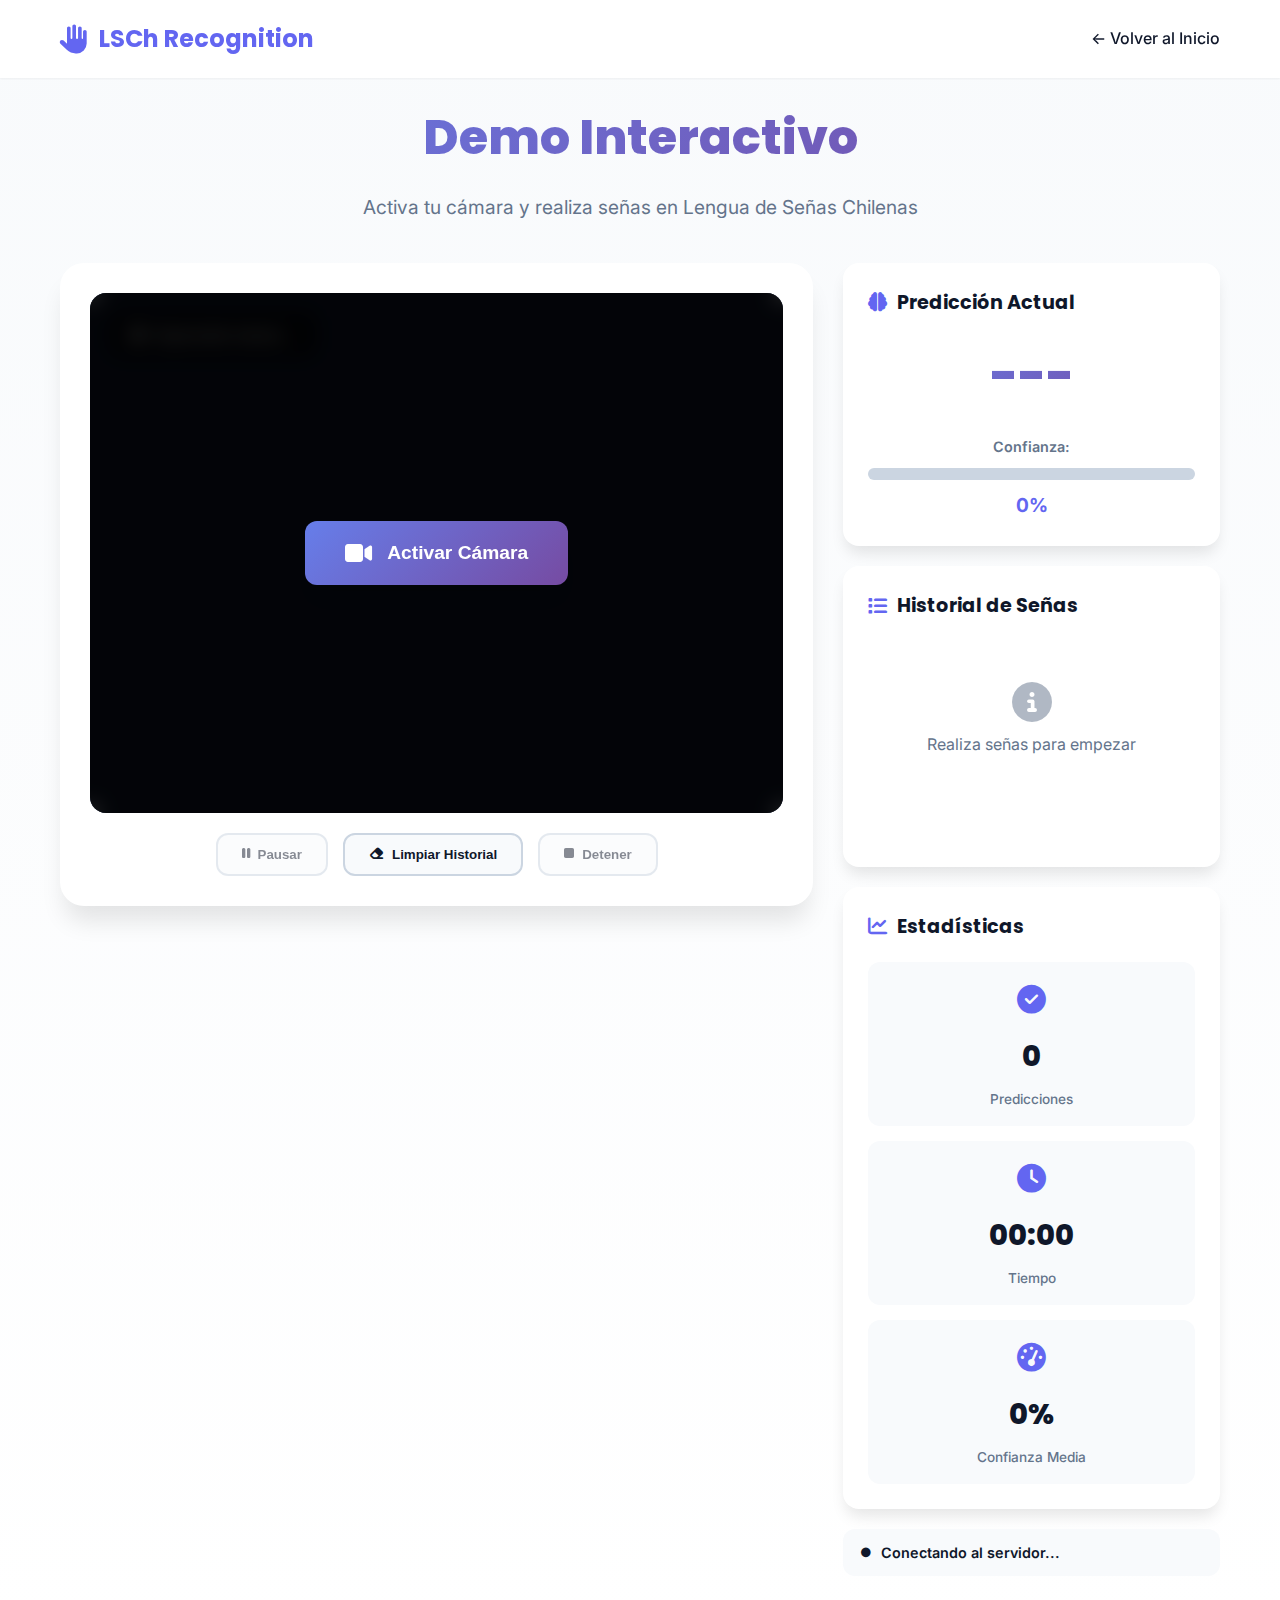
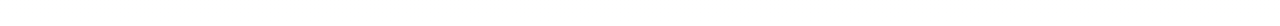
<file: frontend/demo.html>
<!DOCTYPE html>
<html lang="es">
<head>
    <meta charset="UTF-8">
    <meta name="viewport" content="width=device-width, initial-scale=1.0">
    <title>Demo Interactivo - LSCh Recognition</title>
    
    <!-- Fonts -->
    <link href="https://fonts.googleapis.com/css2?family=Inter:wght@300;400;500;600;700;800&family=Poppins:wght@600;700;800&display=swap" rel="stylesheet">
    
    <!-- Icons -->
    <link rel="stylesheet" href="https://cdnjs.cloudflare.com/ajax/libs/font-awesome/6.4.0/css/all.min.css">
    
    <!-- CSS -->
    <link rel="stylesheet" href="css/styles.css">
    <link rel="stylesheet" href="css/demo.css">
    
    <!-- Socket.IO -->
    <script src="https://cdn.socket.io/4.5.4/socket.io.min.js"></script>
</head>
<body class="demo-page">
    
    <!-- Navigation -->
    <nav class="navbar">
        <div class="container">
            <div class="nav-brand">
                <i class="fas fa-hand-paper"></i>
                <span>LSCh Recognition</span>
            </div>
            <ul class="nav-menu">
                <li><a href="index.html" class="nav-link">← Volver al Inicio</a></li>
            </ul>
        </div>
    </nav>

    <!-- Demo Section -->
    <section class="demo-section">
        <div class="container">
            <div class="demo-header">
                <h1 class="demo-title">Demo Interactivo</h1>
                <p class="demo-subtitle">
                    Activa tu cámara y realiza señas en Lengua de Señas Chilenas
                </p>
            </div>
            
            <div class="demo-content">
                <!-- Video Panel -->
                <div class="video-panel">
                    <div class="video-container">
                        <video id="videoElement" autoplay playsinline></video>
                        <canvas id="canvasElement"></canvas>
                        
                        <!-- Status Overlay -->
                        <div class="video-overlay" id="videoOverlay">
                            <div class="status-badge" id="statusBadge">
                                <i class="fas fa-hand-paper"></i>
                                <span>Esperando manos...</span>
                            </div>
                            
                            <div class="recording-indicator" id="recordingIndicator">
                                <div class="pulse-dot"></div>
                                <span>Grabando secuencia</span>
                            </div>
                            
                            <div class="frame-counter" id="frameCounter">
                                Frame: <span id="frameCount">0</span>
                            </div>
                        </div>
                        
                        <!-- Start Button -->
                        <div class="start-overlay" id="startOverlay">
                            <button class="btn-start" id="startBtn">
                                <i class="fas fa-video"></i>
                                Activar Cámara
                            </button>
                        </div>
                    </div>
                    
                    <!-- Controls -->
                    <div class="video-controls">
                        <button class="control-btn" id="pauseBtn" disabled>
                            <i class="fas fa-pause"></i>
                            Pausar
                        </button>
                        <button class="control-btn" id="clearBtn">
                            <i class="fas fa-eraser"></i>
                            Limpiar Historial
                        </button>
                        <button class="control-btn" id="stopBtn" disabled>
                            <i class="fas fa-stop"></i>
                            Detener
                        </button>
                    </div>
                </div>
                
                <!-- Results Panel -->
                <div class="results-panel">
                    <!-- Prediction Card -->
                    <div class="prediction-card">
                        <h3 class="card-title">
                            <i class="fas fa-brain"></i>
                            Predicción Actual
                        </h3>
                        
                        <div class="current-prediction" id="currentPrediction">
                            <div class="prediction-word">---</div>
                            <div class="prediction-confidence">
                                <span class="confidence-label">Confianza:</span>
                                <div class="confidence-bar">
                                    <div class="confidence-fill" id="confidenceFill" style="width: 0%"></div>
                                </div>
                                <span class="confidence-value" id="confidenceValue">0%</span>
                            </div>
                        </div>
                    </div>
                    
                    <!-- Sentence History -->
                    <div class="sentence-card">
                        <h3 class="card-title">
                            <i class="fas fa-list"></i>
                            Historial de Señas
                        </h3>
                        
                        <div class="sentence-container" id="sentenceContainer">
                            <p class="empty-message">
                                <i class="fas fa-info-circle"></i>
                                Realiza señas para empezar
                            </p>
                        </div>
                    </div>
                    
                    <!-- Statistics -->
                    <div class="stats-card">
                        <h3 class="card-title">
                            <i class="fas fa-chart-line"></i>
                            Estadísticas
                        </h3>
                        
                        <div class="stats-grid">
                            <div class="stat-item">
                                <span class="stat-icon"><i class="fas fa-check-circle"></i></span>
                                <span class="stat-value" id="totalPredictions">0</span>
                                <span class="stat-label">Predicciones</span>
                            </div>
                            
                            <div class="stat-item">
                                <span class="stat-icon"><i class="fas fa-clock"></i></span>
                                <span class="stat-value" id="sessionTime">00:00</span>
                                <span class="stat-label">Tiempo</span>
                            </div>
                            
                            <div class="stat-item">
                                <span class="stat-icon"><i class="fas fa-tachometer-alt"></i></span>
                                <span class="stat-value" id="avgConfidence">0%</span>
                                <span class="stat-label">Confianza Media</span>
                            </div>
                        </div>
                    </div>
                    
                    <!-- Connection Status -->
                    <div class="connection-status" id="connectionStatus">
                        <i class="fas fa-circle" id="statusIcon"></i>
                        <span id="statusText">Conectando al servidor...</span>
                    </div>
                </div>
            </div>
        </div>
    </section>

    <!-- Instructions Modal -->
    <div class="modal" id="instructionsModal">
        <div class="modal-content">
            <div class="modal-header">
                <h2>
                    <i class="fas fa-book"></i>
                    Instrucciones de Uso
                </h2>
                <button class="modal-close" id="closeModal">
                    <i class="fas fa-times"></i>
                </button>
            </div>
            
            <div class="modal-body">
                <div class="instruction-step">
                    <div class="step-number">1</div>
                    <div class="step-content">
                        <h4>Activa la Cámara</h4>
                        <p>Haz clic en "Activar Cámara" y permite el acceso a tu webcam</p>
                    </div>
                </div>
                
                <div class="instruction-step">
                    <div class="step-number">2</div>
                    <div class="step-content">
                        <h4>Posiciónate Correctamente</h4>
                        <p>Asegúrate de que tu cuerpo y manos sean visibles en el cuadro</p>
                    </div>
                </div>
                
                <div class="instruction-step">
                    <div class="step-number">3</div>
                    <div class="step-content">
                        <h4>Realiza las Señas</h4>
                        <p>Ejecuta las señas del vocabulario LSCh de forma clara y completa</p>
                    </div>
                </div>
                
                <div class="instruction-step">
                    <div class="step-number">4</div>
                    <div class="step-content">
                        <h4>Espera el Resultado</h4>
                        <p>La predicción aparecerá automáticamente cuando termines la seña</p>
                    </div>
                </div>
            </div>
            
            <div class="modal-footer">
                <button class="btn btn-primary" id="gotItBtn">
                    <i class="fas fa-check"></i>
                    Entendido
                </button>
            </div>
        </div>
    </div>

    <!-- Scripts -->
    <script src="js/websocket.js?v=2.0"></script>
    <script src="js/demo.js?v=2.0"></script>
</body>
</html>
</file>
<file: frontend/css/styles.css>
/* ================================================
   LSP Recognition - Modern CSS Styles
   ================================================ */

/* ===== Variables ===== */
:root {
    /* Colors */
    --primary: #6366f1;
    --primary-dark: #4f46e5;
    --primary-light: #818cf8;
    --secondary: #f59e0b;
    --success: #10b981;
    --danger: #ef4444;
    
    /* Gradients */
    --gradient-primary: linear-gradient(135deg, #667eea 0%, #764ba2 100%);
    --gradient-secondary: linear-gradient(135deg, #f093fb 0%, #f5576c 100%);
    --gradient-success: linear-gradient(135deg, #4facfe 0%, #00f2fe 100%);
    
    /* Neutrals */
    --dark: #0f172a;
    --dark-light: #1e293b;
    --gray: #64748b;
    --gray-light: #cbd5e1;
    --white: #ffffff;
    --bg: #f8fafc;
    
    /* Typography */
    --font-primary: 'Inter', sans-serif;
    --font-heading: 'Poppins', sans-serif;
    
    /* Spacing */
    --section-padding: 100px 0;
    --container-max-width: 1200px;
    
    /* Shadows */
    --shadow-sm: 0 1px 2px 0 rgba(0, 0, 0, 0.05);
    --shadow-md: 0 4px 6px -1px rgba(0, 0, 0, 0.1);
    --shadow-lg: 0 10px 15px -3px rgba(0, 0, 0, 0.1);
    --shadow-xl: 0 20px 25px -5px rgba(0, 0, 0, 0.1);
    
    /* Border Radius */
    --radius-sm: 0.375rem;
    --radius-md: 0.5rem;
    --radius-lg: 0.75rem;
    --radius-xl: 1rem;
    --radius-2xl: 1.5rem;
    
    /* Transitions */
    --transition: all 0.3s cubic-bezier(0.4, 0, 0.2, 1);
}

/* ===== Reset & Base ===== */
* {
    margin: 0;
    padding: 0;
    box-sizing: border-box;
}

html {
    scroll-behavior: smooth;
    font-size: 16px;
}

body {
    font-family: var(--font-primary);
    color: var(--dark);
    background-color: var(--bg);
    line-height: 1.6;
    overflow-x: hidden;
}

img {
    max-width: 100%;
    height: auto;
}

a {
    text-decoration: none;
    color: inherit;
}

ul {
    list-style: none;
}

/* ===== Container ===== */
.container {
    max-width: var(--container-max-width);
    margin: 0 auto;
    padding: 0 20px;
}

/* ===== Navbar ===== */
.navbar {
    position: fixed;
    top: 0;
    width: 100%;
    background: rgba(255, 255, 255, 0.95);
    backdrop-filter: blur(10px);
    box-shadow: var(--shadow-sm);
    z-index: 1000;
    transition: var(--transition);
}

.navbar .container {
    display: flex;
    justify-content: space-between;
    align-items: center;
    padding: 20px;
}

.nav-brand {
    display: flex;
    align-items: center;
    gap: 10px;
    font-size: 1.5rem;
    font-weight: 700;
    font-family: var(--font-heading);
    color: var(--primary);
}

.nav-brand i {
    font-size: 1.8rem;
}

.nav-menu {
    display: flex;
    gap: 30px;
    align-items: center;
}

.nav-link {
    font-weight: 500;
    transition: var(--transition);
    position: relative;
}

.nav-link::after {
    content: '';
    position: absolute;
    bottom: -5px;
    left: 0;
    width: 0;
    height: 2px;
    background: var(--gradient-primary);
    transition: var(--transition);
}

.nav-link:hover::after,
.nav-link.active::after {
    width: 100%;
}

.btn-demo {
    padding: 10px 25px;
    background: var(--gradient-primary);
    color: var(--white);
    border-radius: var(--radius-lg);
    font-weight: 600;
    transition: var(--transition);
}

.btn-demo:hover {
    transform: translateY(-2px);
    box-shadow: var(--shadow-lg);
}

.hamburger {
    display: none;
    flex-direction: column;
    gap: 5px;
    cursor: pointer;
}

.hamburger span {
    width: 25px;
    height: 3px;
    background: var(--dark);
    border-radius: 3px;
    transition: var(--transition);
}

/* ===== Hero Section ===== */
.hero {
    position: relative;
    min-height: 100vh;
    display: flex;
    align-items: center;
    padding-top: 80px;
    overflow: hidden;
}

.hero-bg {
    position: absolute;
    top: 0;
    left: 0;
    width: 100%;
    height: 100%;
    z-index: -1;
}

.circle {
    position: absolute;
    border-radius: 50%;
    opacity: 0.1;
    animation: float 20s infinite ease-in-out;
}

.circle-1 {
    width: 400px;
    height: 400px;
    background: var(--gradient-primary);
    top: -100px;
    right: -100px;
    animation-delay: 0s;
}

.circle-2 {
    width: 300px;
    height: 300px;
    background: var(--gradient-secondary);
    bottom: -50px;
    left: -50px;
    animation-delay: 7s;
}

.circle-3 {
    width: 200px;
    height: 200px;
    background: var(--gradient-success);
    top: 50%;
    left: 50%;
    animation-delay: 14s;
}

@keyframes float {
    0%, 100% { transform: translate(0, 0) rotate(0deg); }
    33% { transform: translate(30px, -30px) rotate(120deg); }
    66% { transform: translate(-20px, 20px) rotate(240deg); }
}

.hero-content {
    display: grid;
    grid-template-columns: 1fr 1fr;
    gap: 60px;
    align-items: center;
}

.hero-title {
    font-family: var(--font-heading);
    font-size: 3.5rem;
    font-weight: 800;
    line-height: 1.2;
    margin-bottom: 25px;
}

.gradient-text {
    background: var(--gradient-primary);
    -webkit-background-clip: text;
    -webkit-text-fill-color: transparent;
    background-clip: text;
}

.hero-description {
    font-size: 1.2rem;
    color: var(--gray);
    margin-bottom: 35px;
    line-height: 1.8;
}

.hero-buttons {
    display: flex;
    gap: 20px;
    margin-bottom: 50px;
}

.btn {
    display: inline-flex;
    align-items: center;
    gap: 10px;
    padding: 15px 35px;
    border-radius: var(--radius-lg);
    font-weight: 600;
    transition: var(--transition);
    cursor: pointer;
    border: none;
    font-size: 1rem;
}

.btn-primary {
    background: var(--gradient-primary);
    color: var(--white);
    box-shadow: var(--shadow-lg);
}

.btn-primary:hover {
    transform: translateY(-3px);
    box-shadow: var(--shadow-xl);
}

.btn-secondary {
    background: var(--white);
    color: var(--dark);
    border: 2px solid var(--gray-light);
}

.btn-secondary:hover {
    border-color: var(--primary);
    color: var(--primary);
}

.hero-stats {
    display: flex;
    gap: 40px;
}

.stat {
    display: flex;
    flex-direction: column;
}

.stat-number {
    font-size: 2.5rem;
    font-weight: 800;
    font-family: var(--font-heading);
    color: var(--primary);
}

.stat-label {
    color: var(--gray);
    font-size: 0.9rem;
    margin-top: 5px;
}

/* Hero Visual */
.visual-card {
    background: var(--white);
    border-radius: var(--radius-2xl);
    box-shadow: var(--shadow-xl);
    overflow: hidden;
    animation: cardFloat 3s infinite ease-in-out;
}

@keyframes cardFloat {
    0%, 100% { transform: translateY(0); }
    50% { transform: translateY(-20px); }
}

.visual-header {
    background: var(--dark);
    padding: 15px 20px;
    display: flex;
    align-items: center;
    justify-content: space-between;
}

.dots {
    display: flex;
    gap: 8px;
}

.dots span {
    width: 12px;
    height: 12px;
    border-radius: 50%;
    background: var(--gray);
}

.dots span:nth-child(1) { background: #ff5f56; }
.dots span:nth-child(2) { background: #ffbd2e; }
.dots span:nth-child(3) { background: #27c93f; }

.visual-title {
    color: var(--gray-light);
    font-size: 0.9rem;
}

.visual-body {
    padding: 60px 40px;
    text-align: center;
    background: linear-gradient(180deg, var(--bg) 0%, var(--white) 100%);
}

.hand-animation {
    font-size: 6rem;
    color: var(--primary);
    margin-bottom: 30px;
    animation: wave 2s infinite ease-in-out;
}

@keyframes wave {
    0%, 100% { transform: rotate(0deg); }
    25% { transform: rotate(20deg); }
    75% { transform: rotate(-20deg); }
}

.recognition-badge {
    display: inline-flex;
    align-items: center;
    gap: 10px;
    background: var(--success);
    color: var(--white);
    padding: 10px 20px;
    border-radius: var(--radius-lg);
    font-weight: 600;
    margin-bottom: 20px;
    animation: pulse 2s infinite;
}

@keyframes pulse {
    0%, 100% { transform: scale(1); opacity: 1; }
    50% { transform: scale(1.05); opacity: 0.8; }
}

.prediction-text {
    font-size: 2rem;
    font-weight: 800;
    font-family: var(--font-heading);
    background: var(--gradient-primary);
    -webkit-background-clip: text;
    -webkit-text-fill-color: transparent;
    background-clip: text;
}

/* Scroll Indicator */
.scroll-indicator {
    position: absolute;
    bottom: 30px;
    left: 50%;
    transform: translateX(-50%);
    display: flex;
    flex-direction: column;
    align-items: center;
    gap: 10px;
    color: var(--gray);
    font-size: 0.9rem;
    animation: bounce 2s infinite;
}

@keyframes bounce {
    0%, 100% { transform: translateX(-50%) translateY(0); }
    50% { transform: translateX(-50%) translateY(-10px); }
}

.mouse {
    width: 24px;
    height: 40px;
    border: 2px solid var(--gray);
    border-radius: 15px;
    position: relative;
}

.wheel {
    width: 4px;
    height: 8px;
    background: var(--gray);
    border-radius: 2px;
    position: absolute;
    top: 8px;
    left: 50%;
    transform: translateX(-50%);
    animation: scroll 1.5s infinite;
}

@keyframes scroll {
    0% { top: 8px; opacity: 1; }
    100% { top: 24px; opacity: 0; }
}

/* ===== Section Styles ===== */
section {
    padding: var(--section-padding);
}

.section-header {
    text-align: center;
    margin-bottom: 60px;
}

.section-title {
    font-family: var(--font-heading);
    font-size: 2.5rem;
    font-weight: 800;
    margin-bottom: 15px;
}

.section-subtitle {
    font-size: 1.1rem;
    color: var(--gray);
    max-width: 600px;
    margin: 0 auto;
}

/* ===== Features Section ===== */
.features {
    background: var(--white);
}

.features-grid {
    display: grid;
    grid-template-columns: repeat(auto-fit, minmax(300px, 1fr));
    gap: 30px;
}

.feature-card {
    background: var(--bg);
    padding: 40px 30px;
    border-radius: var(--radius-xl);
    transition: var(--transition);
    border: 2px solid transparent;
}

.feature-card:hover {
    transform: translateY(-10px);
    border-color: var(--primary-light);
    box-shadow: var(--shadow-xl);
}

.feature-icon {
    width: 70px;
    height: 70px;
    background: var(--gradient-primary);
    border-radius: var(--radius-lg);
    display: flex;
    align-items: center;
    justify-content: center;
    font-size: 2rem;
    color: var(--white);
    margin-bottom: 25px;
}

.feature-title {
    font-family: var(--font-heading);
    font-size: 1.5rem;
    margin-bottom: 15px;
}

.feature-description {
    color: var(--gray);
    line-height: 1.8;
}

/* ===== Vocabulary Section ===== */
.vocabulary {
    background: linear-gradient(180deg, var(--white) 0%, var(--bg) 100%);
}

.vocabulary-grid {
    display: grid;
    grid-template-columns: repeat(auto-fill, minmax(220px, 1fr));
    gap: 24px;
}

.vocabulary-card {
    position: relative;
    overflow: hidden;
    background: linear-gradient(180deg, var(--white) 0%, var(--bg) 100%);
    padding: 28px 22px 22px;
    border-radius: var(--radius-xl);
    text-align: center;
    transition: var(--transition);
    border: 2px solid var(--gray-light);
    box-shadow: var(--shadow-sm);
    display: flex;
    flex-direction: column;
    align-items: center;
    justify-content: center;
    gap: 10px;
}

.vocabulary-card::before {
    content: '';
    position: absolute;
    top: -60px;
    left: -60px;
    width: 160px;
    height: 160px;
    border-radius: 50%;
    background: var(--gradient-primary);
    opacity: 0.12;
    pointer-events: none;
}

.vocabulary-card::after {
    content: '';
    position: absolute;
    inset: 0;
    background: linear-gradient(180deg, rgba(255, 255, 255, 0.65) 0%, rgba(255, 255, 255, 0.0) 45%);
    opacity: 0.9;
    pointer-events: none;
}

.vocabulary-card:hover {
    transform: translateY(-8px);
    border-color: var(--primary-light);
    box-shadow: var(--shadow-xl);
}

.vocabulary-icon {
    width: 76px;
    height: 76px;
    border-radius: var(--radius-xl);
    background: var(--gradient-primary);
    box-shadow: var(--shadow-lg);
    display: flex;
    align-items: center;
    justify-content: center;
    position: relative;
    z-index: 1;
}

.vocabulary-icon i {
    font-size: 2rem;
    color: var(--white);
}

.vocabulary-word {
    position: relative;
    z-index: 1;
    font-family: var(--font-heading);
    font-weight: 800;
    font-size: 1.15rem;
    color: var(--dark);
    letter-spacing: -0.01em;
}

.vocabulary-id {
    position: relative;
    z-index: 1;
    display: inline-flex;
    align-items: center;
    justify-content: center;
    padding: 7px 12px;
    border-radius: var(--radius-lg);
    background: var(--white);
    border: 1px solid var(--gray-light);
    font-size: 0.8rem;
    color: var(--gray);
    margin-top: 2px;
    letter-spacing: 0.06em;
    text-transform: uppercase;
}

/* Skeleton Loading */
.skeleton {
    animation: skeleton-loading 1s linear infinite alternate;
}

@keyframes skeleton-loading {
    0% { opacity: 0.5; }
    100% { opacity: 1; }
}

.skeleton-icon {
    width: 76px;
    height: 76px;
    background: var(--gray-light);
    border-radius: var(--radius-xl);
    margin: 0 auto;
}

.skeleton-text {
    height: 20px;
    background: var(--gray-light);
    border-radius: var(--radius-sm);
}

/* ===== Technology Section ===== */
.technology {
    background: var(--white);
}

.tech-grid {
    display: grid;
    grid-template-columns: repeat(auto-fit, minmax(250px, 1fr));
    gap: 30px;
}

.tech-card {
    background: var(--bg);
    padding: 40px 30px;
    border-radius: var(--radius-xl);
    text-align: center;
    transition: var(--transition);
}

.tech-card:hover {
    transform: translateY(-5px);
    box-shadow: var(--shadow-lg);
}

.tech-logo {
    font-size: 4rem;
    color: var(--primary);
    margin-bottom: 20px;
}

.tech-card h3 {
    font-family: var(--font-heading);
    font-size: 1.3rem;
    margin-bottom: 10px;
}

.tech-card p {
    color: var(--gray);
}

/* ===== CTA Section ===== */
.cta {
    background: var(--gradient-primary);
    color: var(--white);
    text-align: center;
}

.cta-title {
    font-family: var(--font-heading);
    font-size: 3rem;
    font-weight: 800;
    margin-bottom: 20px;
}

.cta-description {
    font-size: 1.2rem;
    margin-bottom: 35px;
    opacity: 0.9;
}

.btn-cta {
    background: var(--white);
    color: var(--primary);
    padding: 18px 40px;
    font-size: 1.1rem;
}

.btn-cta:hover {
    transform: translateY(-5px) scale(1.05);
}

/* ===== Footer ===== */
.footer {
    background: var(--dark);
    color: var(--white);
    padding: 60px 0 30px;
}

.footer-content {
    display: grid;
    grid-template-columns: repeat(auto-fit, minmax(250px, 1fr));
    gap: 40px;
    margin-bottom: 40px;
}

.footer-section h4 {
    font-family: var(--font-heading);
    font-size: 1.3rem;
    margin-bottom: 20px;
}

.footer-section p {
    color: var(--gray-light);
    margin-bottom: 15px;
}

.footer-section ul li {
    margin-bottom: 10px;
}

.footer-section ul li a {
    color: var(--gray-light);
    transition: var(--transition);
}

.footer-section ul li a:hover {
    color: var(--primary-light);
    padding-left: 5px;
}

.social-links {
    display: flex;
    gap: 15px;
    margin-top: 20px;
}

.social-links a {
    width: 40px;
    height: 40px;
    background: var(--dark-light);
    border-radius: 50%;
    display: flex;
    align-items: center;
    justify-content: center;
    transition: var(--transition);
}

.social-links a:hover {
    background: var(--primary);
    transform: translateY(-3px);
}

.footer-email {
    color: var(--primary-light);
    font-weight: 600;
}

.footer-bottom {
    text-align: center;
    padding-top: 30px;
    border-top: 1px solid var(--dark-light);
    color: var(--gray-light);
}

.footer-bottom p {
    margin-bottom: 10px;
}

.footer-bottom i {
    color: var(--danger);
    animation: heartbeat 1.5s infinite;
}

@keyframes heartbeat {
    0%, 100% { transform: scale(1); }
    10%, 30% { transform: scale(1.1); }
    20%, 40% { transform: scale(1); }
}

/* ===== Responsive Design ===== */
@media (max-width: 768px) {
    .nav-menu {
        position: fixed;
        top: 70px;
        left: -100%;
        width: 100%;
        height: calc(100vh - 70px);
        background: var(--white);
        flex-direction: column;
        padding: 40px;
        gap: 20px;
        transition: var(--transition);
        box-shadow: var(--shadow-lg);
    }
    
    .nav-menu.active {
        left: 0;
    }
    
    .hamburger {
        display: flex;
    }
    
    .hero-content {
        grid-template-columns: 1fr;
        gap: 40px;
    }
    
    .hero-title {
        font-size: 2.5rem;
    }
    
    .hero-stats {
        flex-direction: column;
        gap: 20px;
    }
    
    .hero-buttons {
        flex-direction: column;
    }
    
    .section-title {
        font-size: 2rem;
    }
    
    .cta-title {
        font-size: 2rem;
    }
    
    .visual-card {
        margin-top: 40px;
    }
}

@media (max-width: 480px) {
    .hero-title {
        font-size: 2rem;
    }
    
    .stat-number {
        font-size: 2rem;
    }
    
    .feature-card,
    .tech-card {
        padding: 30px 20px;
    }

    .vocabulary-grid {
        grid-template-columns: repeat(auto-fill, minmax(160px, 1fr));
        gap: 16px;
    }
}
</file>
<file: frontend/css/demo.css>
/* ================================================
   Demo Page Specific Styles
   ================================================ */

.demo-page {
    background: linear-gradient(180deg, var(--bg) 0%, var(--white) 100%);
    min-height: 100vh;
}

.demo-section {
    padding-top: 100px;
    padding-bottom: 50px;
    min-height: 100vh;
}

.demo-header {
    text-align: center;
    margin-bottom: 40px;
}

.demo-title {
    font-family: var(--font-heading);
    font-size: 3rem;
    font-weight: 800;
    background: var(--gradient-primary);
    -webkit-background-clip: text;
    -webkit-text-fill-color: transparent;
    background-clip: text;
    margin-bottom: 15px;
}

.demo-subtitle {
    font-size: 1.2rem;
    color: var(--gray);
}

.demo-content {
    display: grid;
    grid-template-columns: 2fr 1fr;
    gap: 30px;
    align-items: start;
}

/* ===== Video Panel ===== */
.video-panel {
    background: var(--white);
    border-radius: var(--radius-2xl);
    padding: 30px;
    box-shadow: var(--shadow-xl);
}

.video-container {
    position: relative;
    width: 100%;
    padding-bottom: 75%; /* 4:3 Aspect Ratio */
    background: var(--dark);
    border-radius: var(--radius-xl);
    overflow: hidden;
    margin-bottom: 20px;
}

#videoElement,
#canvasElement {
    position: absolute;
    top: 0;
    left: 0;
    width: 100%;
    height: 100%;
    object-fit: cover;
}

#canvasElement {
    pointer-events: none;
}

.video-overlay {
    position: absolute;
    top: 0;
    left: 0;
    width: 100%;
    height: 100%;
    pointer-events: none;
    z-index: 10;
}

.status-badge {
    position: absolute;
    top: 20px;
    left: 20px;
    background: rgba(0, 0, 0, 0.7);
    backdrop-filter: blur(10px);
    color: var(--white);
    padding: 10px 20px;
    border-radius: var(--radius-lg);
    display: flex;
    align-items: center;
    gap: 10px;
    font-weight: 600;
    font-size: 0.9rem;
}

.status-badge i {
    animation: pulse 2s infinite;
}

.recording-indicator {
    position: absolute;
    top: 20px;
    right: 20px;
    background: var(--danger);
    color: var(--white);
    padding: 10px 20px;
    border-radius: var(--radius-lg);
    display: none;
    align-items: center;
    gap: 10px;
    font-weight: 600;
    font-size: 0.9rem;
}

.recording-indicator.active {
    display: flex;
}

.pulse-dot {
    width: 10px;
    height: 10px;
    background: var(--white);
    border-radius: 50%;
    animation: pulse 1s infinite;
}

.start-overlay {
    position: absolute;
    top: 0;
    left: 0;
    width: 100%;
    height: 100%;
    display: flex;
    align-items: center;
    justify-content: center;
    background: rgba(0, 0, 0, 0.8);
    backdrop-filter: blur(10px);
    z-index: 20;
    transition: var(--transition);
}

.start-overlay.hidden {
    opacity: 0;
    pointer-events: none;
}

.btn-start {
    display: flex;
    align-items: center;
    gap: 15px;
    padding: 20px 40px;
    background: var(--gradient-primary);
    color: var(--white);
    border: none;
    border-radius: var(--radius-lg);
    font-size: 1.2rem;
    font-weight: 700;
    cursor: pointer;
    transition: var(--transition);
    box-shadow: var(--shadow-xl);
}

.btn-start:hover {
    transform: translateY(-5px) scale(1.05);
}

.btn-start i {
    font-size: 1.5rem;
}

/* Video Controls */
.video-controls {
    display: flex;
    gap: 15px;
    justify-content: center;
}

.control-btn {
    display: flex;
    align-items: center;
    gap: 8px;
    padding: 12px 24px;
    background: var(--bg);
    color: var(--dark);
    border: 2px solid var(--gray-light);
    border-radius: var(--radius-lg);
    font-weight: 600;
    cursor: pointer;
    transition: var(--transition);
}

.control-btn:hover:not(:disabled) {
    background: var(--primary);
    color: var(--white);
    border-color: var(--primary);
    transform: translateY(-2px);
}

.control-btn:disabled {
    opacity: 0.5;
    cursor: not-allowed;
}

/* ===== Results Panel ===== */
.results-panel {
    display: flex;
    flex-direction: column;
    gap: 20px;
}

.prediction-card,
.sentence-card,
.stats-card {
    background: var(--white);
    border-radius: var(--radius-xl);
    padding: 25px;
    box-shadow: var(--shadow-lg);
}

.card-title {
    display: flex;
    align-items: center;
    gap: 10px;
    font-family: var(--font-heading);
    font-size: 1.2rem;
    margin-bottom: 20px;
    color: var(--dark);
}

.card-title i {
    color: var(--primary);
}

/* Prediction Card */
.current-prediction {
    text-align: center;
}

.prediction-word {
    font-size: 3rem;
    font-weight: 800;
    font-family: var(--font-heading);
    background: var(--gradient-primary);
    -webkit-background-clip: text;
    -webkit-text-fill-color: transparent;
    background-clip: text;
    margin-bottom: 20px;
    min-height: 70px;
    display: flex;
    align-items: center;
    justify-content: center;
}

.prediction-confidence {
    display: flex;
    flex-direction: column;
    gap: 10px;
}

.confidence-label {
    font-weight: 600;
    color: var(--gray);
    font-size: 0.9rem;
}

.confidence-bar {
    width: 100%;
    height: 12px;
    background: var(--gray-light);
    border-radius: 10px;
    overflow: hidden;
}

.confidence-fill {
    height: 100%;
    background: var(--gradient-success);
    transition: width 0.5s cubic-bezier(0.4, 0, 0.2, 1);
    border-radius: 10px;
}

.confidence-value {
    font-weight: 700;
    font-size: 1.2rem;
    color: var(--primary);
}

/* Sentence Card */
.sentence-container {
    min-height: 200px;
    max-height: 300px;
    overflow-y: auto;
}

.sentence-item {
    background: var(--bg);
    padding: 15px;
    border-radius: var(--radius-lg);
    margin-bottom: 10px;
    display: flex;
    align-items: center;
    justify-content: space-between;
    animation: slideIn 0.3s ease-out;
}

@keyframes slideIn {
    from {
        opacity: 0;
        transform: translateX(-20px);
    }
    to {
        opacity: 1;
        transform: translateX(0);
    }
}

.sentence-word {
    font-weight: 700;
    font-size: 1.1rem;
    color: var(--dark);
}

.sentence-confidence {
    color: var(--success);
    font-weight: 600;
    font-size: 0.9rem;
}

.empty-message {
    display: flex;
    flex-direction: column;
    align-items: center;
    justify-content: center;
    gap: 10px;
    color: var(--gray);
    padding: 40px 20px;
    text-align: center;
}

.empty-message i {
    font-size: 2.5rem;
    opacity: 0.5;
}

/* Stats Card */
.stats-grid {
    display: grid;
    grid-template-columns: repeat(1, 1fr);
    gap: 15px;
}

.stat-item {
    display: flex;
    flex-direction: column;
    align-items: center;
    padding: 15px;
    background: var(--bg);
    border-radius: var(--radius-lg);
    text-align: center;
}

.stat-icon {
    font-size: 1.8rem;
    color: var(--primary);
    margin-bottom: 10px;
}

.stat-value {
    font-size: 1.8rem;
    font-weight: 800;
    font-family: var(--font-heading);
    color: var(--dark);
    margin-bottom: 5px;
}

.stat-label {
    font-size: 0.85rem;
    color: var(--gray);
    font-weight: 500;
}

/* Connection Status */
.connection-status {
    display: flex;
    align-items: center;
    gap: 10px;
    padding: 12px 18px;
    background: var(--bg);
    border-radius: var(--radius-lg);
    font-size: 0.9rem;
    font-weight: 600;
}

#statusIcon {
    font-size: 0.6rem;
}

#statusIcon.connected {
    color: var(--success);
    animation: pulse 2s infinite;
}

#statusIcon.disconnected {
    color: var(--danger);
}

#statusIcon.connecting {
    color: var(--secondary);
    animation: spin 2s linear infinite;
}

@keyframes spin {
    from { transform: rotate(0deg); }
    to { transform: rotate(360deg); }
}

/* ===== Modal ===== */
.modal {
    display: none;
    position: fixed;
    top: 0;
    left: 0;
    width: 100%;
    height: 100%;
    background: rgba(0, 0, 0, 0.7);
    backdrop-filter: blur(5px);
    z-index: 9999;
    align-items: center;
    justify-content: center;
    padding: 20px;
}

.modal.active {
    display: flex;
}

.modal-content {
    background: var(--white);
    border-radius: var(--radius-2xl);
    max-width: 600px;
    width: 100%;
    max-height: 90vh;
    overflow-y: auto;
    animation: modalSlideIn 0.3s ease-out;
}

@keyframes modalSlideIn {
    from {
        opacity: 0;
        transform: translateY(-50px);
    }
    to {
        opacity: 1;
        transform: translateY(0);
    }
}

.modal-header {
    display: flex;
    align-items: center;
    justify-content: space-between;
    padding: 30px;
    border-bottom: 1px solid var(--gray-light);
}

.modal-header h2 {
    display: flex;
    align-items: center;
    gap: 15px;
    font-family: var(--font-heading);
    font-size: 1.8rem;
    color: var(--dark);
}

.modal-header i {
    color: var(--primary);
}

.modal-close {
    width: 40px;
    height: 40px;
    border: none;
    background: var(--bg);
    color: var(--dark);
    border-radius: 50%;
    cursor: pointer;
    transition: var(--transition);
    display: flex;
    align-items: center;
    justify-content: center;
    font-size: 1.2rem;
}

.modal-close:hover {
    background: var(--danger);
    color: var(--white);
    transform: rotate(90deg);
}

.modal-body {
    padding: 30px;
}

.instruction-step {
    display: flex;
    gap: 20px;
    margin-bottom: 25px;
    padding-bottom: 25px;
    border-bottom: 1px solid var(--gray-light);
}

.instruction-step:last-child {
    border-bottom: none;
    margin-bottom: 0;
    padding-bottom: 0;
}

.step-number {
    flex-shrink: 0;
    width: 50px;
    height: 50px;
    background: var(--gradient-primary);
    color: var(--white);
    border-radius: 50%;
    display: flex;
    align-items: center;
    justify-content: center;
    font-size: 1.5rem;
    font-weight: 800;
    font-family: var(--font-heading);
}

.step-content h4 {
    font-family: var(--font-heading);
    font-size: 1.2rem;
    margin-bottom: 8px;
    color: var(--dark);
}

.step-content p {
    color: var(--gray);
    line-height: 1.6;
}

.modal-footer {
    padding: 20px 30px 30px;
    text-align: center;
}

/* ===== Responsive Design ===== */
@media (max-width: 1024px) {
    .demo-content {
        grid-template-columns: 1fr;
    }
    
    .results-panel {
        grid-template-columns: 1fr;
    }
}

@media (max-width: 768px) {
    .demo-title {
        font-size: 2.5rem;
    }
    
    .video-panel {
        padding: 20px;
    }
    
    .video-controls {
        flex-wrap: wrap;
    }
    
    .control-btn {
        flex: 1;
        min-width: 120px;
        justify-content: center;
    }
    
    .prediction-word {
        font-size: 2.5rem;
    }
    
    .stats-grid {
        grid-template-columns: 1fr;
    }
}

@media (max-width: 480px) {
    .demo-title {
        font-size: 2rem;
    }
    
    .demo-subtitle {
        font-size: 1rem;
    }
    
    .video-panel {
        padding: 15px;
    }
    
    .btn-start {
        padding: 15px 30px;
        font-size: 1rem;
    }
    
    .control-btn {
        padding: 10px 15px;
        font-size: 0.9rem;
    }
    
    .prediction-word {
        font-size: 2rem;
    }
}

/* ===== Scrollbar Styling ===== */
.sentence-container::-webkit-scrollbar {
    width: 6px;
}

.sentence-container::-webkit-scrollbar-track {
    background: var(--bg);
    border-radius: 10px;
}

.sentence-container::-webkit-scrollbar-thumb {
    background: var(--primary-light);
    border-radius: 10px;
}

/* ===== Estilos ML Integrado ===== */

/* Predicciones ML mejoradas */
.sentence-item.ml-prediction {
    display: flex;
    justify-content: space-between;
    align-items: center;
    padding: 12px 15px;
    margin-bottom: 8px;
    background: linear-gradient(135deg, #f8fafc 0%, #e2e8f0 100%);
    border: 1px solid #cbd5e0;
    border-radius: 12px;
    transition: all 0.3s ease;
}

.sentence-item.ml-prediction:hover {
    background: linear-gradient(135deg, #e2e8f0 0%, #cbd5e0 100%);
    transform: translateX(5px);
    box-shadow: 0 4px 12px rgba(0, 0, 0, 0.1);
}

.prediction-content {
    display: flex;
    flex-direction: column;
    gap: 4px;
}

.sentence-word {
    font-size: 18px;
    font-weight: 700;
    color: #1e293b;
    letter-spacing: 0.5px;
}

.prediction-method {
    font-size: 12px;
    color: #64748b;
    font-weight: 500;
}

.prediction-meta {
    display: flex;
    flex-direction: column;
    align-items: flex-end;
    gap: 4px;
}

.sentence-confidence {
    padding: 4px 8px;
    border-radius: 6px;
    font-size: 12px;
    font-weight: 600;
}

.sentence-confidence.high-confidence {
    background-color: #dcfce7;
    color: #166534;
}

.sentence-confidence.medium-confidence {
    background-color: #fef3c7;
    color: #92400e;
}

.sentence-confidence.low-confidence {
    background-color: #fee2e2;
    color: #991b1b;
}

.prediction-time {
    font-size: 11px;
    color: #94a3b8;
    font-family: 'Courier New', monospace;
}

/* Animaciones ML */
@keyframes mlPulse {
    0%, 100% {
        transform: scale(1);
        box-shadow: 0 0 0 0 rgba(16, 185, 129, 0.7);
    }
    50% {
        transform: scale(1.02);
        box-shadow: 0 0 0 10px rgba(16, 185, 129, 0);
    }
}

.ml-prediction {
    animation: mlPulse 0.6s ease-out;
}

/* Status badge ML */
.status-badge.ml-active {
    background: linear-gradient(135deg, #10b981 0%, #059669 100%);
    border-color: #34d399;
    animation: mlGlow 2s ease-in-out infinite alternate;
}

@keyframes mlGlow {
    from {
        box-shadow: 0 0 5px rgba(16, 185, 129, 0.5);
    }
    to {
        box-shadow: 0 0 20px rgba(16, 185, 129, 0.8);
    }
}

/* Connection status ML */
.connection-status .fas.fa-circle.connected {
    color: #10b981;
    filter: drop-shadow(0 0 3px rgba(16, 185, 129, 0.6));
}

.connection-status .fas.fa-circle.warning {
    color: #f59e0b;
    filter: drop-shadow(0 0 3px rgba(245, 158, 11, 0.6));
}

.connection-status .fas.fa-circle.error {
    color: #ef4444;
    filter: drop-shadow(0 0 3px rgba(239, 68, 68, 0.6));
}

/* Progreso de secuencia ML */
.sequence-progress {
    position: absolute;
    bottom: 5px;
    left: 10px;
    right: 10px;
    height: 3px;
    background-color: rgba(255, 255, 255, 0.3);
    border-radius: 2px;
    overflow: hidden;
}

.sequence-progress-fill {
    height: 100%;
    background: linear-gradient(90deg, #3b82f6, #10b981);
    border-radius: 2px;
    transition: width 0.3s ease;
    box-shadow: 0 0 6px rgba(16, 185, 129, 0.6);
}

/* Responsive ML */
@media (max-width: 768px) {
    .sentence-item.ml-prediction {
        flex-direction: column;
        align-items: flex-start;
        gap: 8px;
    }
    
    .prediction-meta {
        align-items: flex-start;
        flex-direction: row;
        gap: 12px;
        width: 100%;
    }
    
    .prediction-method {
        font-size: 11px;
    }
}

.sentence-container::-webkit-scrollbar-thumb:hover {
    background: var(--primary);
}
</file>
